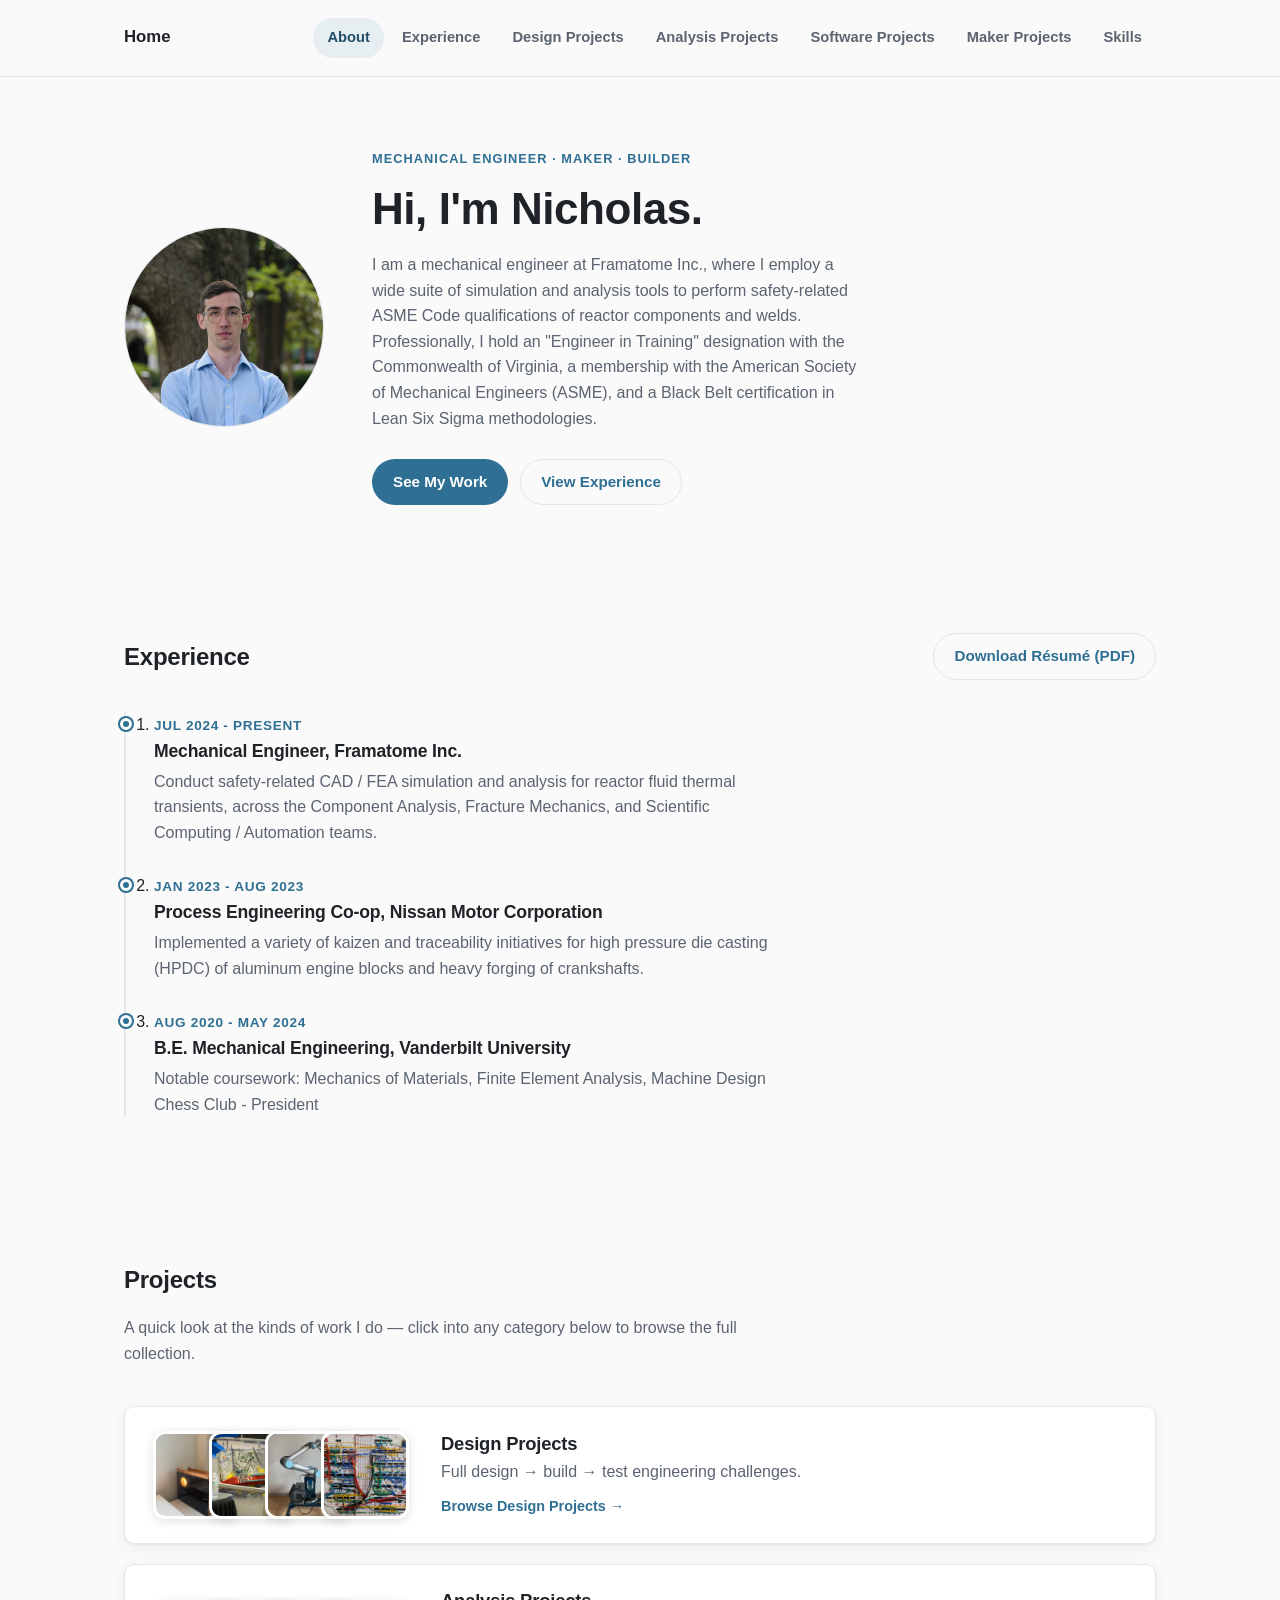
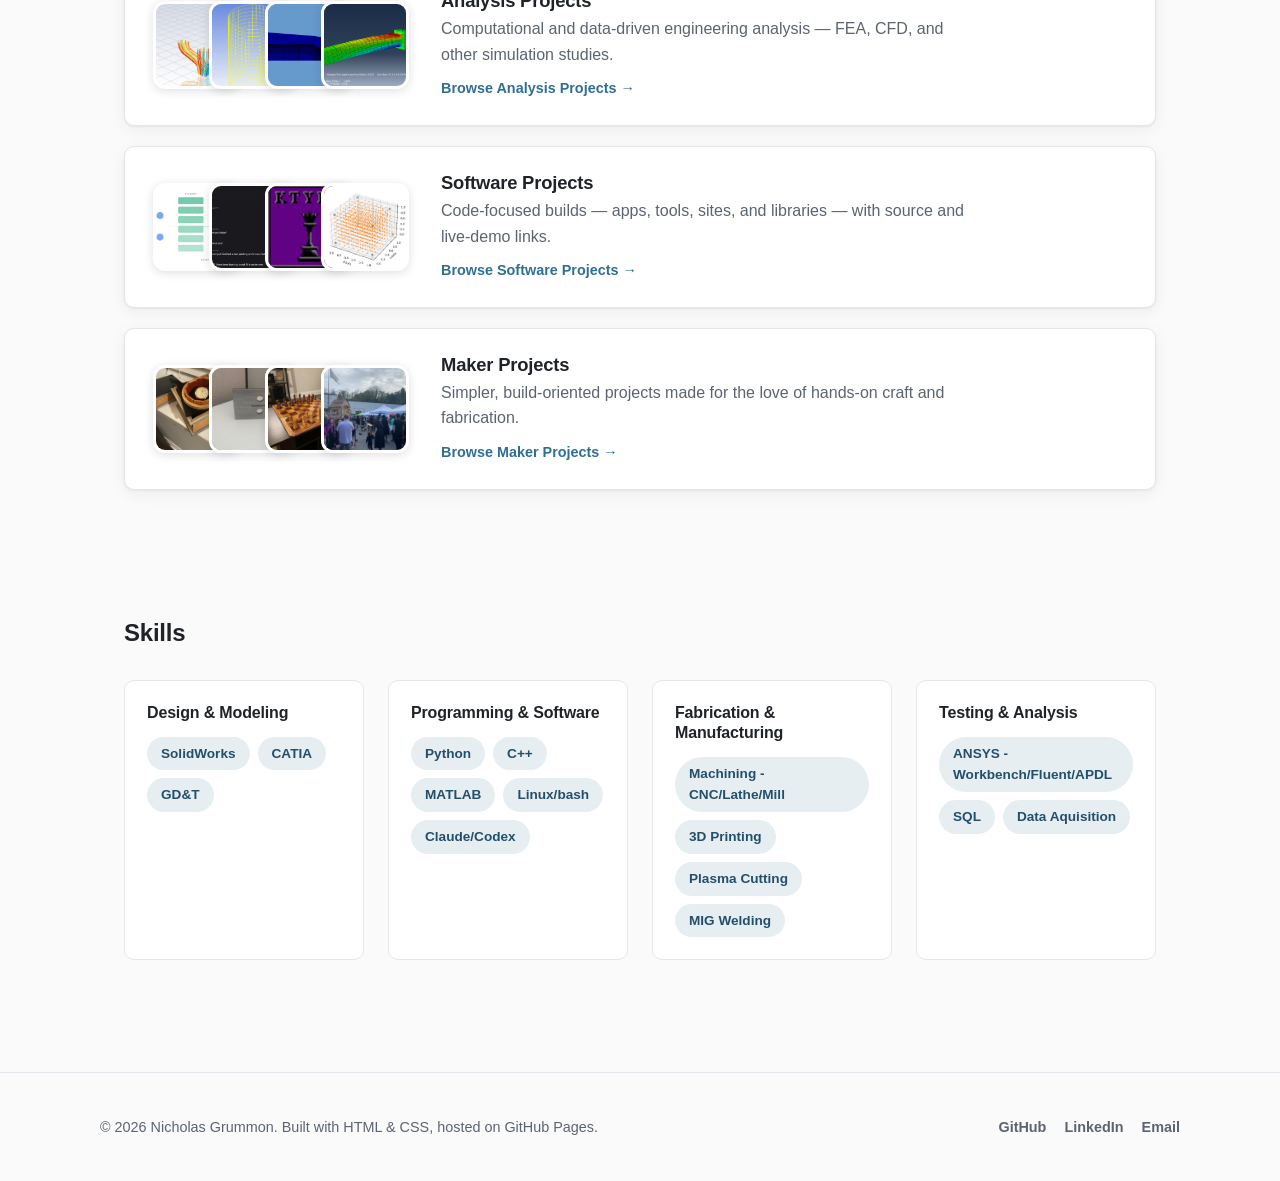
<file: index.html>
<!DOCTYPE html>
<html lang="en">
<head>
  <meta charset="UTF-8" />
  <meta name="viewport" content="width=device-width, initial-scale=1.0" />
  <title>Nicholas Grummon — Engineering Portfolio</title>
  <meta name="description" content="Nicholas Grummon — engineering portfolio: design projects, analysis projects, software projects, maker projects, skills, and experience." />
  <link rel="icon" type="image/svg+xml" href="assets/images/favicon.svg" />
  <link rel="stylesheet" href="css/style.css" />
</head>
<body>

  <header class="site-header">
    <div class="container site-header__inner">
      <a class="site-logo" href="index.html">Home</a>
      <nav class="site-nav" aria-label="Primary">
        <a href="index.html#about" class="is-active">About</a>
        <a href="index.html#experience">Experience</a>
        <a href="design-projects.html">Design Projects</a>
        <a href="analysis-projects.html">Analysis Projects</a>
        <a href="software-projects.html">Software Projects</a>
        <a href="maker-projects.html">Maker Projects</a>
        <a href="index.html#skills">Skills</a>
      </nav>
    </div>
  </header>

  <main>

    <!-- ============ ABOUT ============ -->
    <section id="about" class="section hero">
      <div class="container hero__inner">
        <img
          class="hero__avatar"
          src="assets/images/avatar.jpg"
          alt="[Your Name]"
          onerror="this.src='assets/placeholders/photo-placeholder.svg'; this.classList.add('is-placeholder');"
        />
        <div class="hero__content">
          <p class="hero__eyebrow">Mechanical Engineer · Maker · Builder</p>
          <h1 class="hero__title">Hi, I'm Nicholas.</h1>
          <p class="hero__bio">
            I am a mechanical engineer at Framatome Inc., where I employ a wide suite of simulation
            and analysis tools to perform safety-related ASME Code qualifications of reactor
            components and welds. Professionally, I hold an "Engineer in Training" designation with
            the Commonwealth of Virginia, a membership with the American Society of Mechanical
            Engineers (ASME), and a Black Belt certification in Lean Six Sigma methodologies.
          </p>
          <div class="hero__actions">
            <a class="button button--primary" href="#projects">See My Work</a>
            <a class="button button--ghost" href="#experience">View Experience</a>
          </div>
        </div>
      </div>
    </section>

    <!-- ============ EXPERIENCE ============ -->
    <section id="experience" class="section">
      <div class="container">
        <div class="section__heading">
          <h2>Experience</h2>
          <a class="button button--ghost" href="assets/resume/resume.pdf" download>
            Download Résumé (PDF)
          </a>
        </div>

        <ol class="timeline">
          <li class="timeline__item">
            <p class="timeline__period">Jul 2024 - present</p>
            <h3 class="timeline__title">Mechanical Engineer, Framatome Inc.</h3>
            <p class="timeline__details">
              Conduct safety-related CAD / FEA simulation and analysis for reactor fluid thermal
              transients, across the Component Analysis, Fracture Mechanics, and Scientific
              Computing / Automation teams.
            </p>
          </li>
          <li class="timeline__item">
            <p class="timeline__period">Jan 2023 - Aug 2023</p>
            <h3 class="timeline__title">Process Engineering Co-op, Nissan Motor Corporation</h3>
            <p class="timeline__details">
              Implemented a variety of kaizen and traceability initiatives for high pressure die
              casting (HPDC) of aluminum engine blocks and heavy forging of crankshafts.
            </p>
          </li>
          <li class="timeline__item">
            <p class="timeline__period">Aug 2020 - May 2024</p>
            <h3 class="timeline__title">B.E. Mechanical Engineering, Vanderbilt University</h3>
            <p class="timeline__details">
              Notable coursework: Mechanics of Materials, Finite Element Analysis, Machine Design
              Chess Club - President
            </p>
          </li>
        </ol>
      </div>
    </section>

    <!-- ============ PROJECTS SHOWCASE ============ -->
    <section id="projects" class="section">
      <div class="container">
        <div class="page-heading">
          <h2>Projects</h2>
          <p>
            A quick look at the kinds of work I do — click into any
            category below to browse the full collection.
          </p>
        </div>

        <!--
          Bars below render automatically from js/projects-data.js —
          one per category, each showing a collage of that category's
          cover photos and linking to its grid page. Nothing to edit
          here when projects are added or changed.
        -->
        <div class="category-showcase" id="category-showcase"></div>
      </div>
    </section>

    <!-- ============ SKILLS ============ -->
    <section id="skills" class="section">
      <div class="container">
        <div class="section__heading">
          <h2>Skills</h2>
        </div>

        <div class="skills-grid">
          <div class="skill-group">
            <h3>Design &amp; Modeling</h3>
            <ul class="chip-list">
              <li class="chip">SolidWorks</li>
              <li class="chip">CATIA</li>
              <li class="chip">GD&amp;T</li>
            </ul>
          </div>

          <div class="skill-group">
            <h3>Programming &amp; Software</h3>
            <ul class="chip-list">
              <li class="chip">Python</li>
              <li class="chip">C++</li>
              <li class="chip">MATLAB</li>
              <li class="chip">Linux/bash</li>
              <li class="chip">Claude/Codex</li>
            </ul>
          </div>

          <div class="skill-group">
            <h3>Fabrication &amp; Manufacturing</h3>
            <ul class="chip-list">
              <li class="chip">Machining - CNC/Lathe/Mill</li>
              <li class="chip">3D Printing</li>
              <li class="chip">Plasma Cutting</li>
              <li class="chip">MIG Welding</li>
            </ul>
          </div>

          <div class="skill-group">
            <h3>Testing &amp; Analysis</h3>
            <ul class="chip-list">
              <li class="chip">ANSYS - Workbench/Fluent/APDL</li>
              <li class="chip">SQL</li>
              <li class="chip">Data Aquisition</li>
            </ul>
          </div>
        </div>
      </div>
    </section>

  </main>

  <footer class="site-footer">
    <div class="container site-footer__inner">
      <p>&copy; <span id="year"></span> Nicholas Grummon. Built with HTML &amp; CSS, hosted on GitHub Pages.</p>
      <ul class="social-links">
        <li><a href="https://github.com/nicholasgrummon/">GitHub</a></li>
        <li><a href="https://www.linkedin.com/in/nicholasgrummon/">LinkedIn</a></li>
        <li><a href="mailto:nicholasgrummon@gmail.com">Email</a></li>
      </ul>
    </div>
  </footer>

  <script src="js/projects-data.js"></script>
  <script src="js/grid.js"></script>
  <script>
    renderCategoryShowcase("#category-showcase");
    document.getElementById("year").textContent = new Date().getFullYear();
  </script>
</body>
</html>
</file>
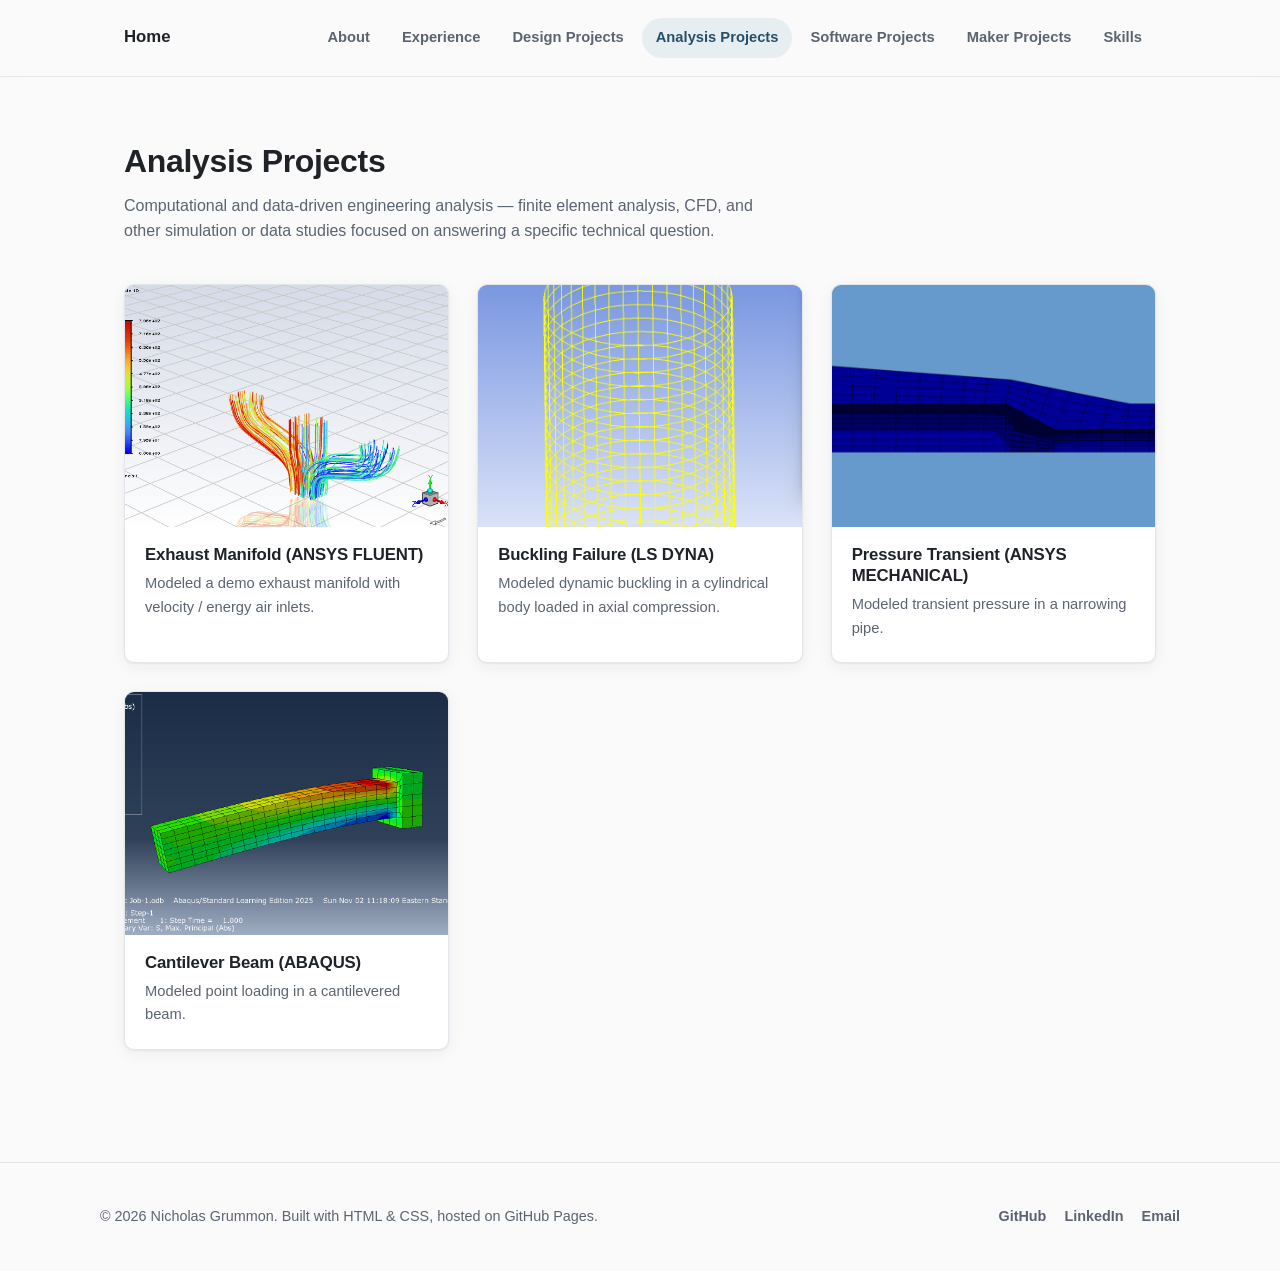
<file: analysis-projects.html>
<!DOCTYPE html>
<html lang="en">
<head>
  <meta charset="UTF-8" />
  <meta name="viewport" content="width=device-width, initial-scale=1.0" />
  <title>Analysis Projects — Nicholas Grummon</title>
  <meta name="description" content="Computational and data-driven engineering analysis projects — FEA, CFD, and other simulation studies." />
  <link rel="icon" type="image/svg+xml" href="assets/images/favicon.svg" />
  <link rel="stylesheet" href="css/style.css" />
</head>
<body>

  <header class="site-header">
    <div class="container site-header__inner">
      <a class="site-logo" href="index.html">Home</a>
      <nav class="site-nav" aria-label="Primary">
        <a href="index.html#about">About</a>
        <a href="index.html#experience">Experience</a>
        <a href="design-projects.html">Design Projects</a>
        <a href="analysis-projects.html" class="is-active">Analysis Projects</a>
        <a href="software-projects.html">Software Projects</a>
        <a href="maker-projects.html">Maker Projects</a>
        <a href="index.html#skills">Skills</a>
      </nav>
    </div>
  </header>

  <main>
    <section class="section">
      <div class="container">
        <div class="page-heading">
          <h1>Analysis Projects</h1>
          <p>
            Computational and data-driven engineering analysis — finite
            element analysis, CFD, and other simulation or data studies
            focused on answering a specific technical question.
          </p>
        </div>

        <!--
          Cards below render automatically from js/projects-data.js.
          To add a project: add an entry with category "analysis" to that
          file — no HTML to edit here. See CONTENT_GUIDE.md.
        -->
        <div class="project-grid" id="project-grid"></div>
      </div>
    </section>
  </main>

  <footer class="site-footer">
    <div class="container site-footer__inner">
      <p>&copy; <span id="year"></span> Nicholas Grummon. Built with HTML &amp; CSS, hosted on GitHub Pages.</p>
      <ul class="social-links">
        <li><a href="https://github.com/nicholasgrummon/">GitHub</a></li>
        <li><a href="https://www.linkedin.com/in/nicholasgrummon/">LinkedIn</a></li>
        <li><a href="mailto:nicholasgrummon@gmail.com">Email</a></li>
      </ul>
    </div>
  </footer>

  <script src="js/projects-data.js"></script>
  <script src="js/grid.js"></script>
  <script>
    renderProjectGrid("analysis", "#project-grid");
    document.getElementById("year").textContent = new Date().getFullYear();
  </script>
</body>
</html>
</file>
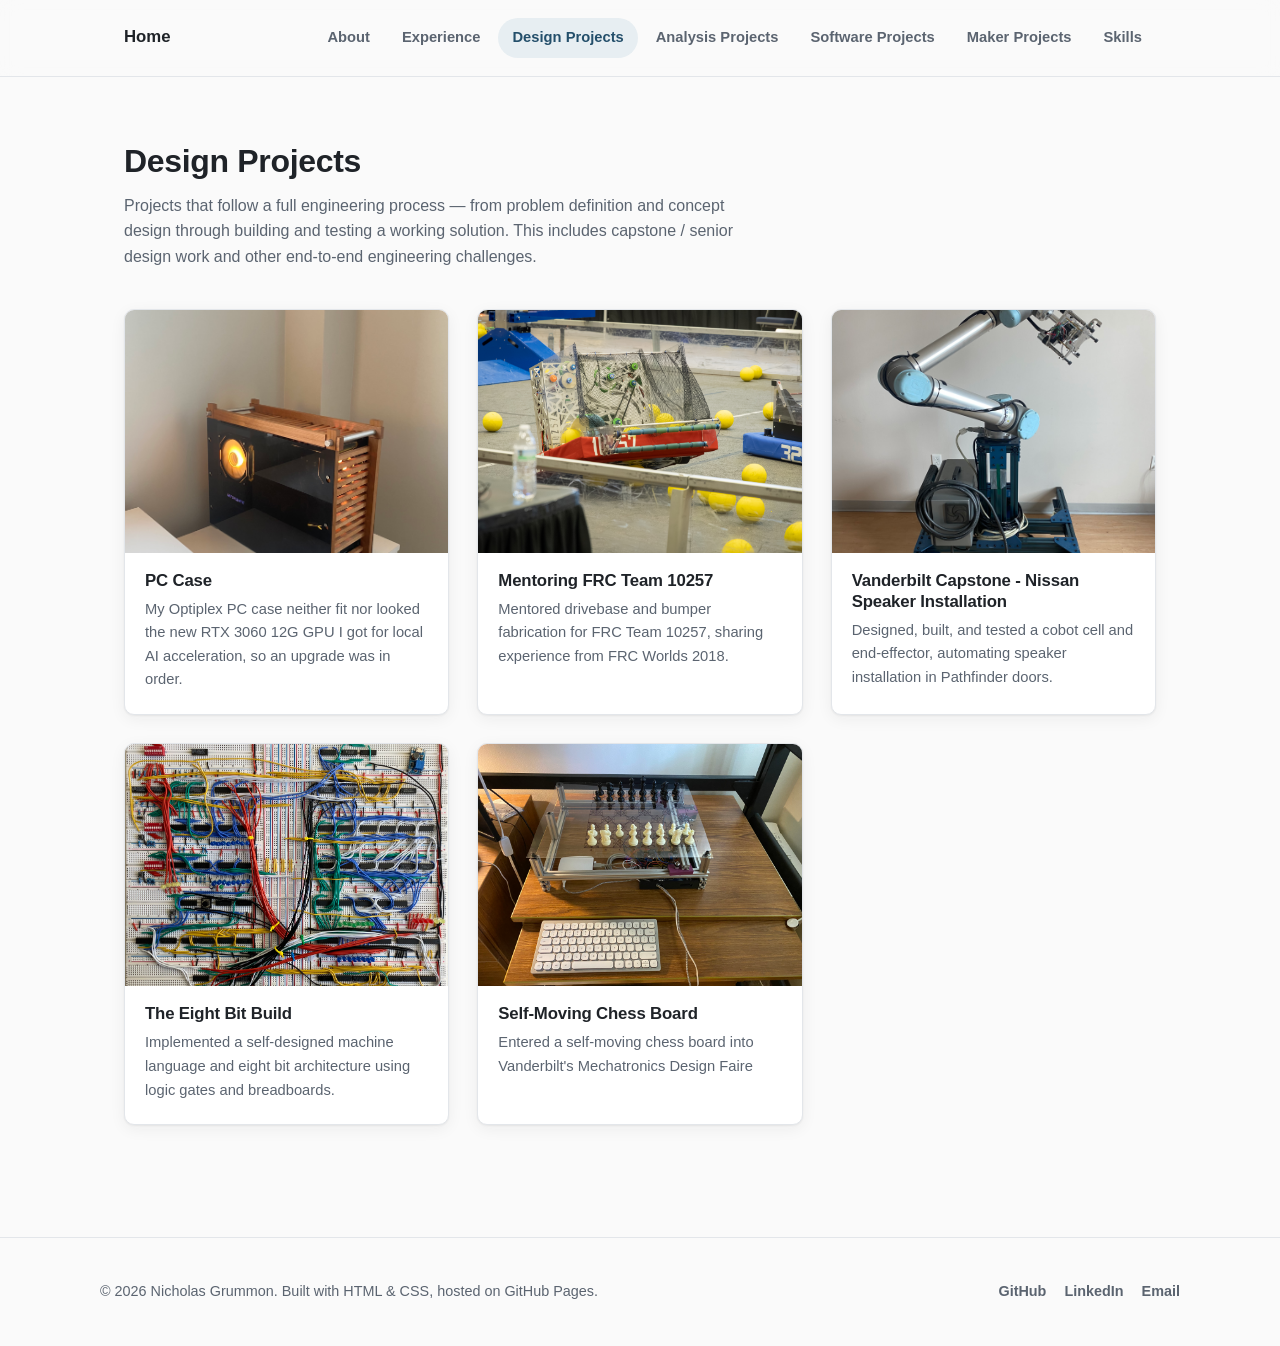
<file: design-projects.html>
<!DOCTYPE html>
<html lang="en">
<head>
  <meta charset="UTF-8" />
  <meta name="viewport" content="width=device-width, initial-scale=1.0" />
  <title>Design Projects — Nicholas Grummon</title>
  <meta name="description" content="Engineering design projects following a full design, build, and test process." />
  <link rel="icon" type="image/svg+xml" href="assets/images/favicon.svg" />
  <link rel="stylesheet" href="css/style.css" />
</head>
<body>

  <header class="site-header">
    <div class="container site-header__inner">
      <a class="site-logo" href="index.html">Home</a>
      <nav class="site-nav" aria-label="Primary">
        <a href="index.html#about">About</a>
        <a href="index.html#experience">Experience</a>
        <a href="design-projects.html" class="is-active">Design Projects</a>
        <a href="analysis-projects.html">Analysis Projects</a>
        <a href="software-projects.html">Software Projects</a>
        <a href="maker-projects.html">Maker Projects</a>
        <a href="index.html#skills">Skills</a>
      </nav>
    </div>
  </header>

  <main>
    <section class="section">
      <div class="container">
        <div class="page-heading">
          <h1>Design Projects</h1>
          <p>
            Projects that follow a full engineering process — from problem
            definition and concept design through building and testing a
            working solution. This includes capstone / senior design work
            and other end-to-end engineering challenges.
          </p>
        </div>

        <!--
          Cards below render automatically from js/projects-data.js.
          To add a project: add an entry with category "design" to that
          file — no HTML to edit here. See CONTENT_GUIDE.md.
        -->
        <div class="project-grid" id="project-grid"></div>
      </div>
    </section>
  </main>

  <footer class="site-footer">
    <div class="container site-footer__inner">
      <p>&copy; <span id="year"></span> Nicholas Grummon. Built with HTML &amp; CSS, hosted on GitHub Pages.</p>
      <ul class="social-links">
        <li><a href="https://github.com/nicholasgrummon/">GitHub</a></li>
        <li><a href="https://www.linkedin.com/in/nicholasgrummon/">LinkedIn</a></li>
        <li><a href="mailto:nicholasgrummon@gmail.com">Email</a></li>
      </ul>
    </div>
  </footer>

  <script src="js/projects-data.js"></script>
  <script src="js/grid.js"></script>
  <script>
    renderProjectGrid("design", "#project-grid");
    document.getElementById("year").textContent = new Date().getFullYear();
  </script>
</body>
</html>
</file>
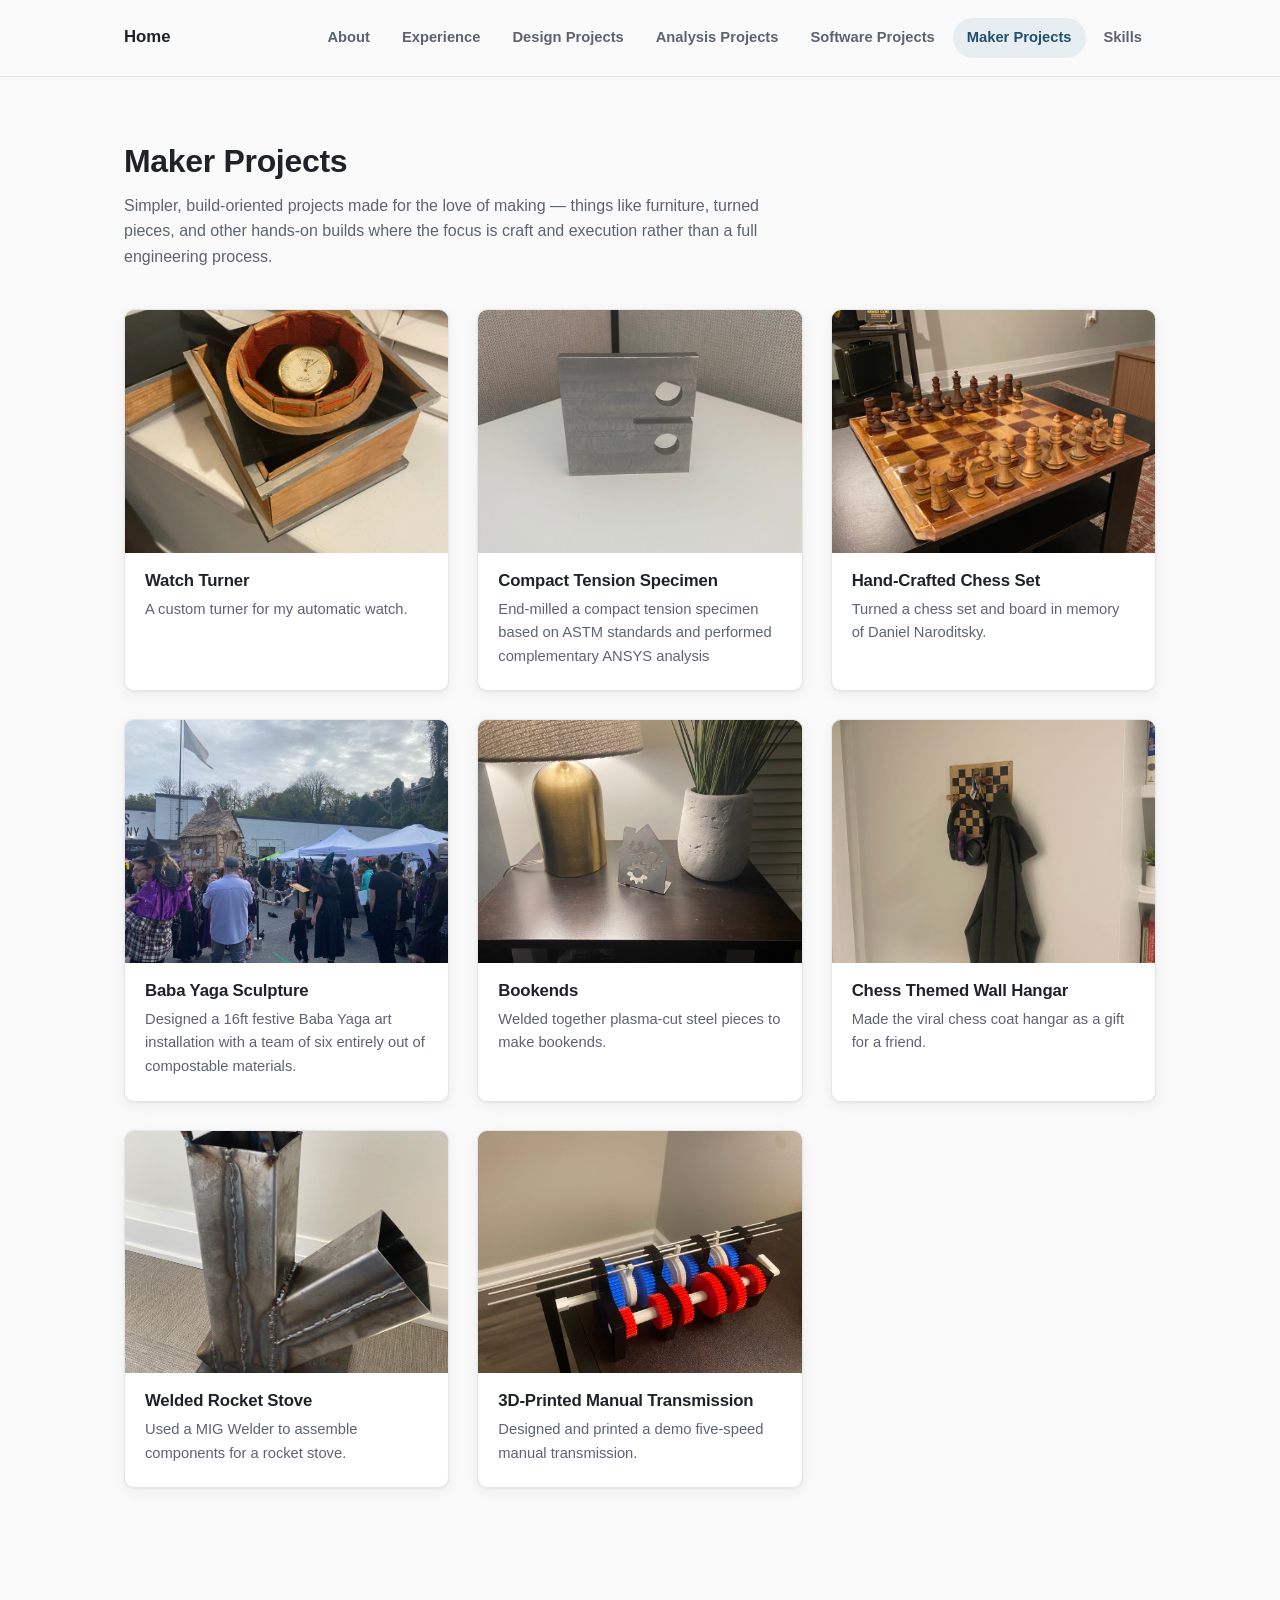
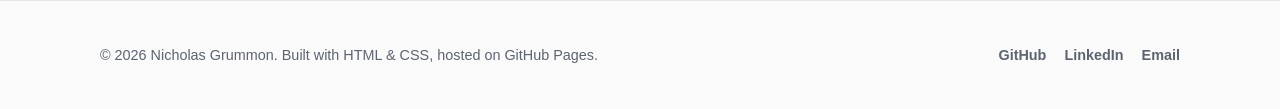
<file: maker-projects.html>
<!DOCTYPE html>
<html lang="en">
<head>
  <meta charset="UTF-8" />
  <meta name="viewport" content="width=device-width, initial-scale=1.0" />
  <title>Maker Projects — Nicholas Grummon</title>
  <meta name="description" content="Build-focused maker projects — hands-on fabrication and craft." />
  <link rel="icon" type="image/svg+xml" href="assets/images/favicon.svg" />
  <link rel="stylesheet" href="css/style.css" />
</head>
<body>

  <header class="site-header">
    <div class="container site-header__inner">
      <a class="site-logo" href="index.html">Home</a>
      <nav class="site-nav" aria-label="Primary">
        <a href="index.html#about">About</a>
        <a href="index.html#experience">Experience</a>
        <a href="design-projects.html">Design Projects</a>
        <a href="analysis-projects.html">Analysis Projects</a>
        <a href="software-projects.html">Software Projects</a>
        <a href="maker-projects.html" class="is-active">Maker Projects</a>
        <a href="index.html#skills">Skills</a>
      </nav>
    </div>
  </header>

  <main>
    <section class="section">
      <div class="container">
        <div class="page-heading">
          <h1>Maker Projects</h1>
          <p>
            Simpler, build-oriented projects made for the love of making —
            things like furniture, turned pieces, and other hands-on builds
            where the focus is craft and execution rather than a full
            engineering process.
          </p>
        </div>

        <!--
          Cards below render automatically from js/projects-data.js.
          To add a project: add an entry with category "maker" to that
          file — no HTML to edit here. See CONTENT_GUIDE.md.
        -->
        <div class="project-grid" id="project-grid"></div>
      </div>
    </section>
  </main>

  <footer class="site-footer">
    <div class="container site-footer__inner">
      <p>&copy; <span id="year"></span> Nicholas Grummon. Built with HTML &amp; CSS, hosted on GitHub Pages.</p>
      <ul class="social-links">
        <li><a href="https://github.com/nicholasgrummon/">GitHub</a></li>
        <li><a href="https://www.linkedin.com/in/nicholasgrummon/">LinkedIn</a></li>
        <li><a href="mailto:nicholasgrummon@gmail.com">Email</a></li>
      </ul>
    </div>
  </footer>

  <script src="js/projects-data.js"></script>
  <script src="js/grid.js"></script>
  <script>
    renderProjectGrid("maker", "#project-grid");
    document.getElementById("year").textContent = new Date().getFullYear();
  </script>
</body>
</html>
</file>
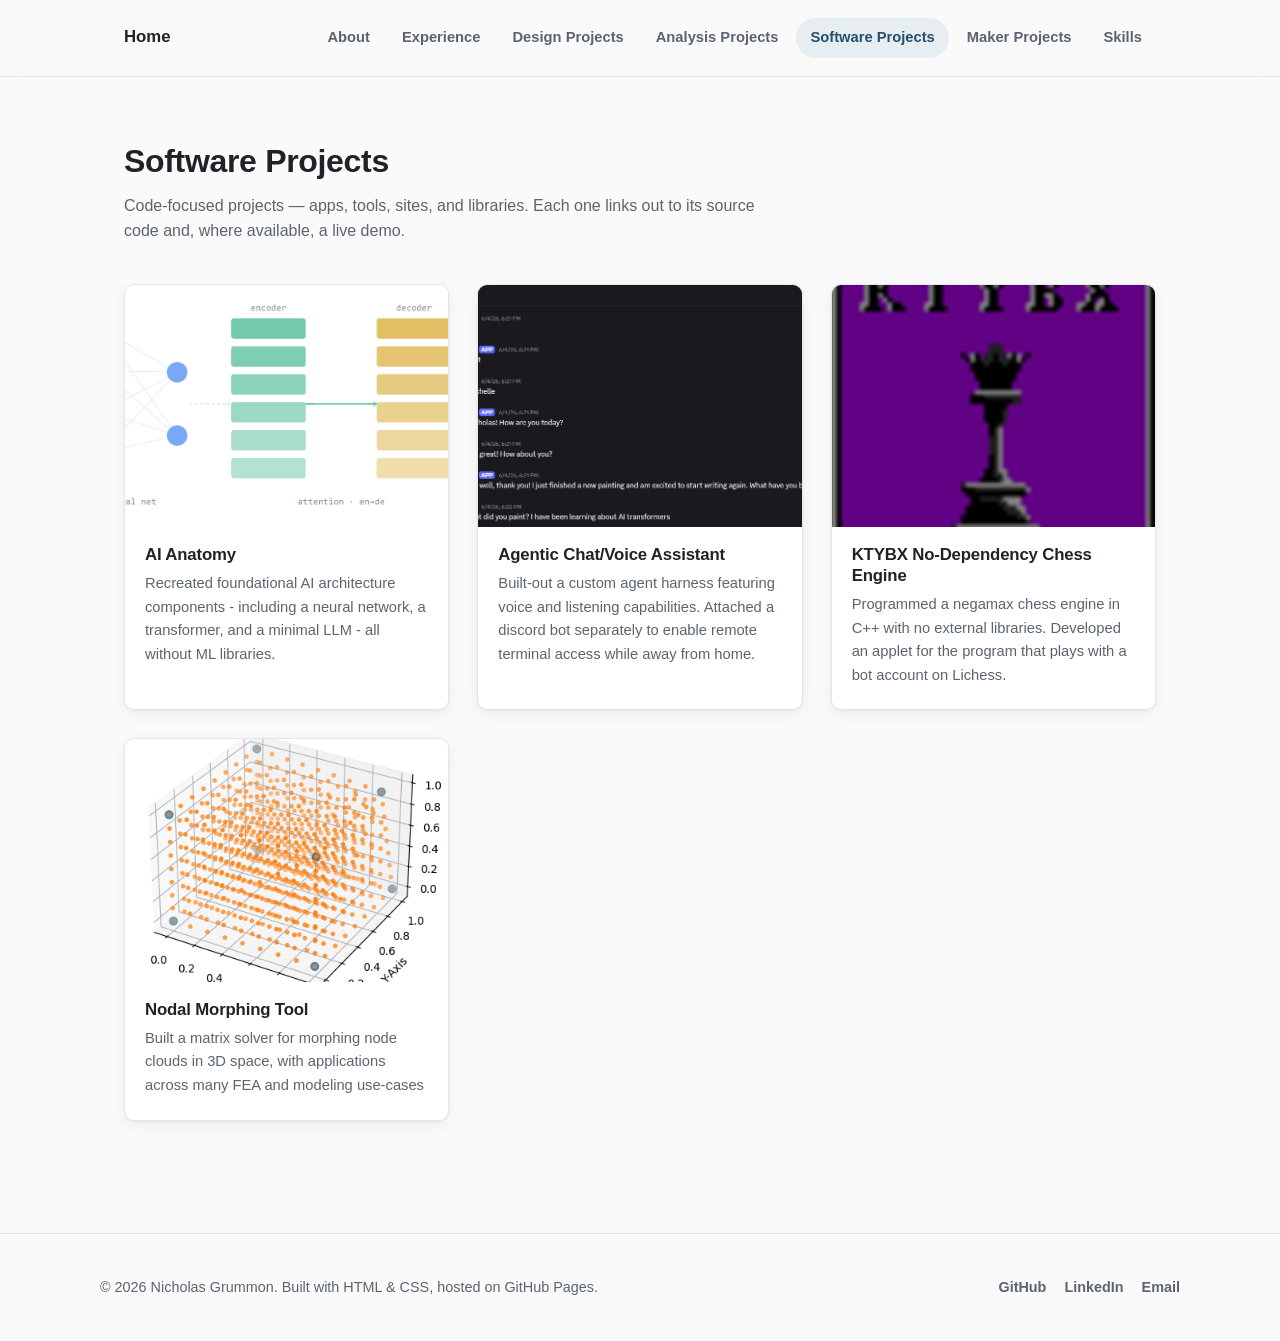
<file: software-projects.html>
<!DOCTYPE html>
<html lang="en">
<head>
  <meta charset="UTF-8" />
  <meta name="viewport" content="width=device-width, initial-scale=1.0" />
  <title>Software Projects — Nicholas Grummon</title>
  <meta name="description" content="Software projects — apps, tools, sites, and other code-focused builds." />
  <link rel="icon" type="image/svg+xml" href="assets/images/favicon.svg" />
  <link rel="stylesheet" href="css/style.css" />
</head>
<body>

  <header class="site-header">
    <div class="container site-header__inner">
      <a class="site-logo" href="index.html">Home</a>
      <nav class="site-nav" aria-label="Primary">
        <a href="index.html#about">About</a>
        <a href="index.html#experience">Experience</a>
        <a href="design-projects.html">Design Projects</a>
        <a href="analysis-projects.html">Analysis Projects</a>
        <a href="software-projects.html" class="is-active">Software Projects</a>
        <a href="maker-projects.html">Maker Projects</a>
        <a href="index.html#skills">Skills</a>
      </nav>
    </div>
  </header>

  <main>
    <section class="section">
      <div class="container">
        <div class="page-heading">
          <h1>Software Projects</h1>
          <p>
            Code-focused projects — apps, tools, sites, and libraries.
            Each one links out to its source code and, where available,
            a live demo.
          </p>
        </div>

        <!--
          Cards below render automatically from js/projects-data.js.
          To add a project: add an entry with category "software" to
          that file — no HTML to edit here. See CONTENT_GUIDE.md.
        -->
        <div class="project-grid" id="project-grid"></div>
      </div>
    </section>
  </main>

  <footer class="site-footer">
    <div class="container site-footer__inner">
      <p>&copy; <span id="year"></span> Nicholas Grummon. Built with HTML &amp; CSS, hosted on GitHub Pages.</p>
      <ul class="social-links">
        <li><a href="https://github.com/nicholasgrummon/">GitHub</a></li>
        <li><a href="https://www.linkedin.com/in/nicholasgrummon/">LinkedIn</a></li>
        <li><a href="mailto:nicholasgrummon@gmail.com">Email</a></li>
      </ul>
    </div>
  </footer>

  <script src="js/projects-data.js"></script>
  <script src="js/grid.js"></script>
  <script>
    renderProjectGrid("software", "#project-grid");
    document.getElementById("year").textContent = new Date().getFullYear();
  </script>
</body>
</html>
</file>
<file: css/style.css>
/* =========================================================
   Design tokens — change these to retheme the whole site
   ========================================================= */
:root {
  --color-bg: #fafafa;
  --color-surface: #ffffff;
  --color-text: #1f2328;
  --color-text-muted: #5b6470;
  --color-border: #e3e6ea;
  --color-accent: #2f6f93;
  --color-accent-dark: #244f6b;
  --color-accent-soft: #e7eef2;

  --font-sans: -apple-system, BlinkMacSystemFont, "Segoe UI", Roboto,
    "Helvetica Neue", Arial, sans-serif;

  --container-width: 1080px;
  --radius: 10px;
  --shadow-card: 0 1px 2px rgba(31, 35, 40, 0.06), 0 4px 16px rgba(31, 35, 40, 0.06);
  --shadow-card-hover: 0 6px 24px rgba(31, 35, 40, 0.12);
  --transition: 180ms ease;
}

/* =========================================================
   Reset / base
   ========================================================= */
*,
*::before,
*::after {
  box-sizing: border-box;
}

html {
  scroll-behavior: smooth;
}

body {
  margin: 0;
  font-family: var(--font-sans);
  color: var(--color-text);
  background: var(--color-bg);
  line-height: 1.6;
  -webkit-font-smoothing: antialiased;
}

img {
  max-width: 100%;
  display: block;
}

a {
  color: var(--color-accent);
  text-decoration: none;
}

a:hover {
  text-decoration: underline;
}

ul {
  margin: 0;
  padding: 0;
  list-style: none;
}

h1,
h2,
h3 {
  line-height: 1.25;
  font-weight: 650;
  letter-spacing: -0.01em;
}

/* =========================================================
   Layout helpers
   ========================================================= */
.container {
  width: 100%;
  max-width: var(--container-width);
  margin: 0 auto;
  padding: 0 24px;
}

.section {
  padding: 64px 0;
}

.section__heading {
  display: flex;
  align-items: center;
  justify-content: space-between;
  flex-wrap: wrap;
  gap: 16px;
  margin-bottom: 32px;
}

.section__heading h2 {
  margin: 0;
}

.page-heading {
  max-width: 640px;
  margin-bottom: 40px;
}

.page-heading h1 {
  margin: 0 0 12px;
  font-size: 2rem;
}

.page-heading p {
  color: var(--color-text-muted);
  margin: 0;
}

/* =========================================================
   Buttons
   ========================================================= */
.button {
  display: inline-flex;
  align-items: center;
  gap: 8px;
  padding: 10px 20px;
  border-radius: 999px;
  font-weight: 600;
  font-size: 0.95rem;
  border: 1px solid transparent;
  transition: background var(--transition), color var(--transition),
    border-color var(--transition), transform var(--transition);
}

.button:hover {
  text-decoration: none;
  transform: translateY(-1px);
}

.button--primary {
  background: var(--color-accent);
  color: #ffffff;
}

.button--primary:hover {
  background: var(--color-accent-dark);
}

.button--ghost {
  background: transparent;
  color: var(--color-accent);
  border-color: var(--color-border);
}

.button--ghost:hover {
  border-color: var(--color-accent);
  background: var(--color-accent-soft);
}

/* =========================================================
   Site header / nav
   ========================================================= */
.site-header {
  position: sticky;
  top: 0;
  z-index: 50;
  background: rgba(250, 250, 250, 0.85);
  backdrop-filter: saturate(180%) blur(10px);
  border-bottom: 1px solid var(--color-border);
}

.site-header__inner {
  display: flex;
  align-items: center;
  justify-content: space-between;
  flex-wrap: wrap;
  gap: 12px;
  padding-top: 18px;
  padding-bottom: 18px;
}

.site-logo {
  font-weight: 700;
  font-size: 1.05rem;
  color: var(--color-text);
}

.site-logo:hover {
  text-decoration: none;
  color: var(--color-accent);
}

.site-nav {
  display: flex;
  flex-wrap: wrap;
  gap: 4px;
}

.site-nav a {
  color: var(--color-text-muted);
  font-weight: 600;
  font-size: 0.92rem;
  padding: 8px 14px;
  border-radius: 999px;
  transition: background var(--transition), color var(--transition);
}

.site-nav a:hover,
.site-nav a.is-active {
  text-decoration: none;
  color: var(--color-accent-dark);
  background: var(--color-accent-soft);
}

/* =========================================================
   Hero / About
   ========================================================= */
.hero {
  padding-top: 72px;
}

.hero__inner {
  display: flex;
  align-items: center;
  gap: 48px;
  flex-wrap: wrap;
}

.hero__avatar {
  width: 200px;
  height: 200px;
  border-radius: 50%;
  object-fit: cover;
  border: 1px solid var(--color-border);
  background: var(--color-surface);
  flex-shrink: 0;
}

.hero__avatar.is-placeholder {
  border-radius: 50%;
  border: 1px dashed var(--color-border);
}

.hero__content {
  flex: 1;
  min-width: 280px;
}

.hero__eyebrow {
  text-transform: uppercase;
  letter-spacing: 0.08em;
  font-size: 0.8rem;
  font-weight: 700;
  color: var(--color-accent);
  margin: 0 0 12px;
}

.hero__title {
  font-size: clamp(2rem, 4vw, 2.75rem);
  margin: 0 0 16px;
}

.hero__bio {
  color: var(--color-text-muted);
  max-width: 56ch;
  margin: 0 0 28px;
}

.hero__actions {
  display: flex;
  flex-wrap: wrap;
  gap: 12px;
}

/* =========================================================
   Experience timeline
   ========================================================= */
.timeline {
  border-left: 2px solid var(--color-border);
  margin: 0;
  padding: 0 0 0 28px;
  display: flex;
  flex-direction: column;
  gap: 28px;
}

.timeline__item {
  position: relative;
}

.timeline__item::before {
  content: "";
  position: absolute;
  left: -34px;
  top: 6px;
  width: 12px;
  height: 12px;
  border-radius: 50%;
  background: var(--color-accent);
  border: 3px solid var(--color-bg);
  box-shadow: 0 0 0 2px var(--color-accent);
}

.timeline__period {
  margin: 0 0 4px;
  font-size: 0.85rem;
  font-weight: 700;
  color: var(--color-accent);
  text-transform: uppercase;
  letter-spacing: 0.05em;
}

.timeline__title {
  margin: 0 0 6px;
  font-size: 1.1rem;
}

.timeline__details {
  margin: 0;
  color: var(--color-text-muted);
  max-width: 70ch;
}

/* =========================================================
   Skills
   ========================================================= */
.skills-grid {
  display: grid;
  grid-template-columns: repeat(auto-fit, minmax(220px, 1fr));
  gap: 24px;
}

.skill-group {
  background: var(--color-surface);
  border: 1px solid var(--color-border);
  border-radius: var(--radius);
  padding: 22px;
}

.skill-group h3 {
  margin: 0 0 14px;
  font-size: 1rem;
}

.chip-list {
  display: flex;
  flex-wrap: wrap;
  gap: 8px;
}

.chip {
  background: var(--color-accent-soft);
  color: var(--color-accent-dark);
  font-size: 0.85rem;
  font-weight: 600;
  padding: 6px 14px;
  border-radius: 999px;
}

/* =========================================================
   Category showcase (landing page)
   — Each bar links to its project grid page and displays a
   collage of that category's cover photos. Rendered by
   renderCategoryShowcase() in js/grid.js — nothing to edit
   here when projects are added/changed.
   ========================================================= */
.category-showcase {
  display: flex;
  flex-direction: column;
  gap: 20px;
}

.category-bar {
  display: flex;
  align-items: center;
  gap: 32px;
  background: var(--color-surface);
  border: 1px solid var(--color-border);
  border-radius: var(--radius);
  padding: 24px 28px;
  color: var(--color-text);
  box-shadow: var(--shadow-card);
  transition: transform var(--transition), box-shadow var(--transition);
}

.category-bar:hover {
  text-decoration: none;
  transform: translateY(-3px);
  box-shadow: var(--shadow-card-hover);
}

.category-bar__collage {
  display: flex;
  flex-shrink: 0;
}

.category-bar__collage img {
  width: 88px;
  height: 88px;
  object-fit: cover;
  border-radius: 12px;
  border: 3px solid var(--color-surface);
  box-shadow: 0 2px 10px rgba(31, 35, 40, 0.14);
  background: var(--color-accent-soft);
}

.category-bar__collage img.is-placeholder {
  object-fit: contain;
  padding: 10px;
}

.category-bar__collage img:not(:first-child) {
  margin-left: -32px;
}

.category-bar__body {
  flex: 1;
  min-width: 0;
}

.category-bar__body h3 {
  margin: 0 0 4px;
  font-size: 1.15rem;
}

.category-bar__body p {
  margin: 0;
  color: var(--color-text-muted);
  max-width: 60ch;
}

.category-bar__cta {
  display: inline-block;
  margin-top: 10px;
  font-weight: 600;
  font-size: 0.9rem;
  color: var(--color-accent);
}

/* =========================================================
   Project grids + cards
   — Add a new card automatically by adding an entry to
   js/projects-data.js. Nothing to edit here.
   ========================================================= */
.project-grid {
  display: grid;
  grid-template-columns: repeat(auto-fill, minmax(280px, 1fr));
  gap: 28px;
}

.project-card {
  display: flex;
  flex-direction: column;
  background: var(--color-surface);
  border: 1px solid var(--color-border);
  border-radius: var(--radius);
  overflow: hidden;
  color: var(--color-text);
  box-shadow: var(--shadow-card);
  transition: transform var(--transition), box-shadow var(--transition);
}

.project-card:hover {
  text-decoration: none;
  transform: translateY(-4px);
  box-shadow: var(--shadow-card-hover);
}

.project-card__cover {
  width: 100%;
  aspect-ratio: 4 / 3;
  object-fit: cover;
  background: var(--color-accent-soft);
}

.project-card__cover.is-placeholder {
  object-fit: contain;
  padding: 20px;
}

.project-card__body {
  padding: 18px 20px 22px;
}

.project-card__title {
  margin: 0 0 6px;
  font-size: 1.05rem;
}

.project-card__summary {
  margin: 0;
  font-size: 0.92rem;
  color: var(--color-text-muted);
}

/* =========================================================
   Project detail page
   ========================================================= */
.project-back {
  display: inline-block;
  font-size: 0.9rem;
  font-weight: 600;
  margin-bottom: 14px;
}

.badge {
  display: inline-block;
  font-size: 0.75rem;
  font-weight: 700;
  text-transform: uppercase;
  letter-spacing: 0.06em;
  padding: 5px 12px;
  border-radius: 999px;
  margin-bottom: 14px;
}

.badge--design,
.badge--analysis,
.badge--software,
.badge--maker {
  background: var(--color-accent-soft);
  color: var(--color-accent-dark);
}

.project-tech-stack {
  margin: 4px 0 4px;
}

.project-links {
  display: flex;
  flex-wrap: wrap;
  gap: 12px;
  margin-top: 6px;
}

.project-hero {
  padding: 48px 0 16px;
  display: flex;
  flex-direction: column;
  gap: 28px;
}

.project-hero__image {
  width: 100%;
  height: 440px;
  object-fit: contain;
  background: var(--color-accent-soft);
  border-radius: var(--radius);
  border: 1px solid var(--color-border);
}

.project-title {
  margin: 0 0 12px;
  font-size: clamp(1.6rem, 3.4vw, 2.25rem);
}

.project-summary {
  margin: 0;
  color: var(--color-text-muted);
  max-width: 70ch;
  font-size: 1.05rem;
}

.project-writeup {
  display: flex;
  flex-direction: column;
  gap: 28px;
  padding: 28px 0;
  border-top: 1px solid var(--color-border);
  margin-top: 28px;
}

.project-section h2 {
  margin: 0 0 8px;
  font-size: 1.15rem;
  color: var(--color-accent-dark);
}

.project-section p {
  margin: 0;
  color: var(--color-text-muted);
  max-width: 75ch;
}

.project-gallery {
  padding: 12px 0 64px;
}

.project-gallery h2 {
  font-size: 1.15rem;
  margin: 0 0 18px;
}

.project-gallery__grid {
  display: grid;
  grid-template-columns: repeat(auto-fill, minmax(220px, 1fr));
  gap: 16px;
}

.project-gallery__item {
  display: block;
  border-radius: var(--radius);
  overflow: hidden;
  border: 1px solid var(--color-border);
  background: var(--color-accent-soft);
}

.project-gallery__item img {
  width: 100%;
  aspect-ratio: 4 / 3;
  object-fit: cover;
  transition: transform var(--transition);
}

.project-gallery__item img.is-placeholder {
  object-fit: contain;
  padding: 14px;
}

.project-gallery__item:hover img:not(.is-placeholder) {
  transform: scale(1.04);
}

/* Video tiles — poster frame + play badge; click reveals controls and
   plays in place. See buildVideoTile() in js/project-page.js. */
.project-gallery__item--video {
  position: relative;
  cursor: pointer;
}

.project-gallery__item--video video {
  width: 100%;
  aspect-ratio: 4 / 3;
  display: block;
  object-fit: cover;
  background: #14181d;
}

.project-gallery__item--video.is-playing {
  cursor: auto;
}

.project-gallery__play {
  position: absolute;
  top: 50%;
  left: 50%;
  transform: translate(-50%, -50%);
  display: flex;
  align-items: center;
  justify-content: center;
  width: 56px;
  height: 56px;
  padding-left: 4px;
  border-radius: 50%;
  background: rgba(31, 35, 40, 0.55);
  color: #ffffff;
  font-size: 1.05rem;
  line-height: 1;
  transition: background var(--transition), transform var(--transition), opacity var(--transition);
}

.project-gallery__item--video:hover .project-gallery__play {
  background: var(--color-accent);
  transform: translate(-50%, -50%) scale(1.08);
}

.project-gallery__item--video.is-playing .project-gallery__play {
  opacity: 0;
  pointer-events: none;
}

.project-gallery__item--missing {
  cursor: default;
}

.project-missing {
  padding: 80px 0;
  text-align: center;
  color: var(--color-text-muted);
}

/* =========================================================
   Footer
   ========================================================= */
.site-footer {
  border-top: 1px solid var(--color-border);
  margin-top: 48px;
}

.site-footer__inner {
  display: flex;
  align-items: center;
  justify-content: space-between;
  flex-wrap: wrap;
  gap: 12px;
  padding: 28px 0;
  color: var(--color-text-muted);
  font-size: 0.9rem;
}

.social-links {
  display: flex;
  gap: 18px;
}

.social-links a {
  font-weight: 600;
  color: var(--color-text-muted);
}

.social-links a:hover {
  color: var(--color-accent);
}

/* =========================================================
   Responsive
   ========================================================= */
@media (max-width: 640px) {
  .site-header__inner {
    flex-direction: column;
    align-items: flex-start;
  }

  .hero__inner {
    flex-direction: column;
    text-align: center;
  }

  .category-bar {
    flex-direction: column;
    align-items: flex-start;
    gap: 18px;
  }

  .project-hero__image {
    height: 280px;
  }

  .hero__actions {
    justify-content: center;
  }

  .section__heading {
    flex-direction: column;
    align-items: flex-start;
  }

  .site-footer__inner {
    flex-direction: column;
    text-align: center;
  }
}
</file>
